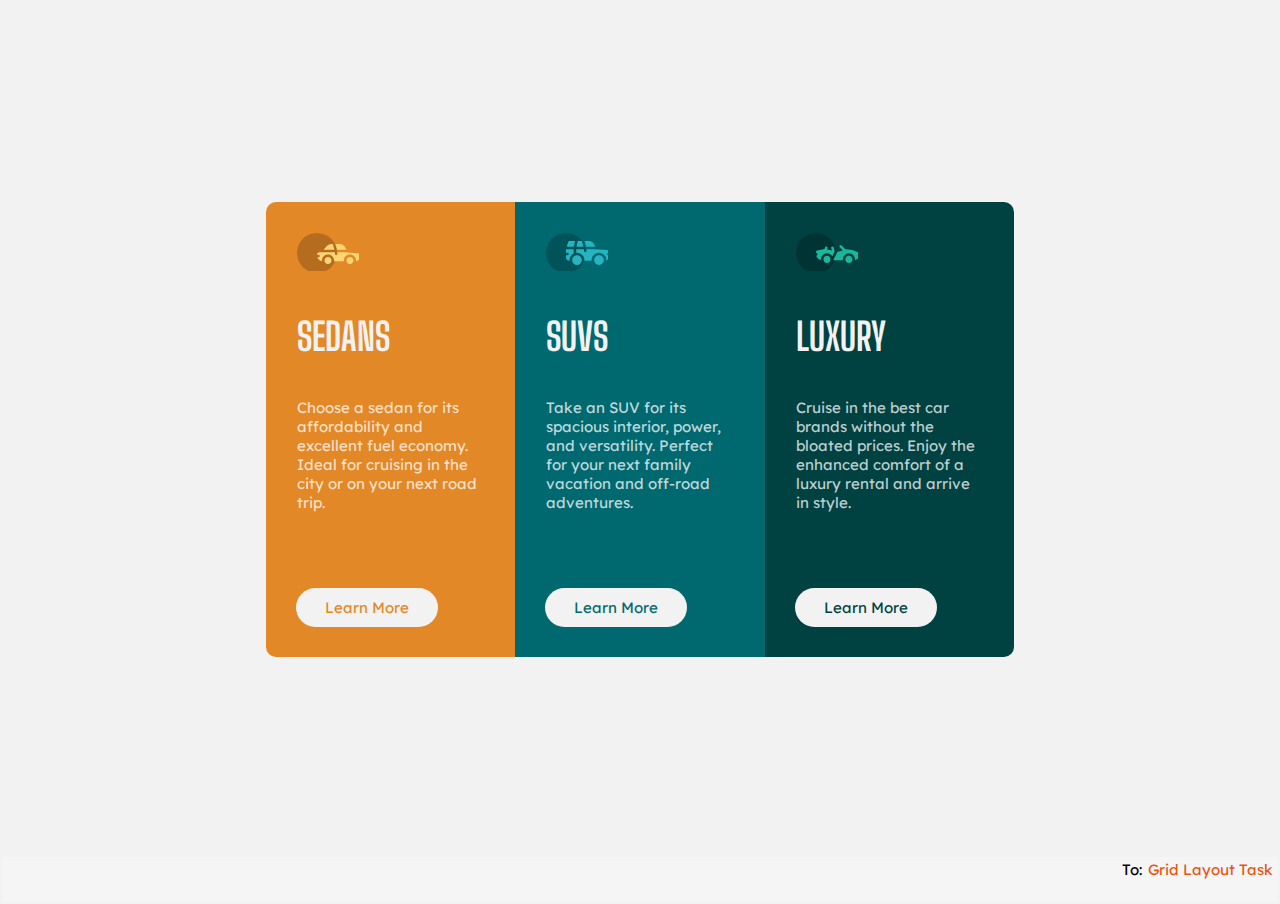
<file: index.html>
<!DOCTYPE html>
<html lang="en">
  <head>
    <meta charset="UTF-8" />
    <meta http-equiv="X-UA-Compatible" content="IE=edge" />
    <meta name="viewport" content="width=device-width, initial-scale=1.0" />
    <title>Flexbox Task</title>
    <link rel="stylesheet" href="style.css" />
  </head>

  <body class="flex_body">
    <main class="flex_main">
      <div class="content">
        <div class="first">
        
          <svg width="64" height="40" xmlns="http://www.w3.org/2000/svg">
            <g fill="none" fill-rule="evenodd">
              <circle fill="#000" opacity=".201" cx="20" cy="20" r="20" />
              <path
                d="M52.936 24.11c1.942 0 3.517 1.542 3.517 3.445 0 1.903-1.575 3.445-3.517 3.445s-3.516-1.542-3.516-3.445c0-1.903 1.574-3.445 3.516-3.445zm-21.957 0c1.942 0 3.517 1.542 3.517 3.445 0 1.903-1.575 3.445-3.517 3.445s-3.516-1.542-3.516-3.445c0-1.903 1.574-3.445 3.516-3.445zm6.948-4.848v1.429c0 .716.61 1.293 1.348 1.259a1.295 1.295 0 001.225-1.295v-1.393h8.256l13.483 1.313c.956.093 1.676.881 1.676 1.814 0 2.89-2.126 5.303-4.926 5.819.397-3.557-2.458-6.62-6.053-6.62-3.646 0-6.504 3.14-6.039 6.723h-9.879c.466-3.588-2.397-6.722-6.039-6.722-3.595 0-6.45 3.062-6.052 6.62-2.14-.398-3.916-1.912-4.61-3.931h1.142c.731 0 1.32-.598 1.285-1.322-.033-.678-.629-1.2-1.322-1.2H20v-.251c0-1.274 1.066-2.243 2.306-2.243h15.62zM42.59 11c2.645 0 4.99 1.556 5.972 3.963l.726 1.779H40.17L38.413 11h4.178zm-6.865 0l1.758 5.741H26.505l3.357-3.654A6.502 6.502 0 0134.644 11h1.082z"
                fill="#FFD473"
                fill-rule="nonzero"
              />
            </g>
          </svg>
          <h2>SEDANS</h2>
          <p>
            Choose a sedan for its affordability and excellent fuel economy.
            Ideal for cruising in the city or on your next road trip.
          </p>
          <button>Learn More</button>
        </div>
        <div class="second">
          
          <svg width="64" height="40" xmlns="http://www.w3.org/2000/svg">
            <g fill="none" fill-rule="evenodd">
              <circle fill="#000" opacity=".201" cx="20" cy="20" r="20" />
              <path
                d="M31.002 22.358c2.917 0 5.18 2.593 4.762 5.506a4.828 4.828 0 01-2.962 3.778 4.797 4.797 0 01-5.3-1.165c-1.188-1.26-1.235-2.613-1.263-2.613-.42-2.924 1.857-5.506 4.763-5.506zm22 0c3.457 0 5.798 3.567 4.41 6.744A4.816 4.816 0 0152.3 31.94a4.826 4.826 0 01-4.06-4.077c-.42-2.915 1.846-5.506 4.762-5.506zm-15.04-6.083v1.462a1.29 1.29 0 001.352 1.29c.693-.033 1.227-.631 1.227-1.326v-1.426h8.3l13.056.716a1.29 1.29 0 011.164.917c.27.895.446 1.477.563 1.87h-1.047c-.694 0-1.291.534-1.324 1.228a1.29 1.29 0 001.288 1.352h1.445c-.164 2.225-1.57 4.193-3.6 5.05.13-4.212-3.255-7.63-7.384-7.63-4.317 0-7.762 3.718-7.358 8.086h-7.285c.43-4.655-3.503-8.531-8.131-8.046v-3.543h7.734zm-10.312 0v4.308a7.4 7.4 0 00-4.006 7.274 3.874 3.874 0 01-3.642-3.864v-1.635h1.46a1.29 1.29 0 000-2.58h-1.461v-3.213l.003-.29h7.646zm14.986-8.196c2.65 0 5 1.592 5.984 4.055l.63 1.579a5.525 5.525 0 01-.065-.004l-.026-.002-.034-.002-.022-.002a4.178 4.178 0 00-.224-.006l-.098-.001h-.039l-.136-.001h-.052l-.326-.001H40.211L38.528 8.08zm-13.632 0l-1.122 5.616h-7.144l1.47-4.71a1.29 1.29 0 011.231-.906h5.565zm6.832 0l1.683 5.615h-7.007l1.121-5.615h4.203z"
                fill="#26B5C0"
                fill-rule="nonzero"
              />
            </g>
          </svg>

          <h2>SUVS</h2>
          <p>
            Take an SUV for its spacious interior, power, and versatility.
            Perfect for your next family vacation and off-road adventures.
          </p>
          <button>Learn More</button>
        </div>
        <div class="third">
        
          <svg width="64" height="40" xmlns="http://www.w3.org/2000/svg">
            <g fill="none" fill-rule="evenodd">
              <circle fill="#000" opacity=".201" cx="20" cy="20" r="20" />
              <path
                d="M30.98 22.835c1.941 0 3.516 1.604 3.516 3.583 0 1.978-1.575 3.582-3.517 3.582s-3.516-1.604-3.516-3.582c0-1.979 1.574-3.583 3.516-3.583zm21.956 0c1.942 0 3.517 1.604 3.517 3.583 0 1.978-1.575 3.582-3.517 3.582s-3.516-1.604-3.516-3.582c0-1.979 1.574-3.583 3.516-3.583zm-9.143-10.45a1.27 1.27 0 011.819 0l3.715 3.784c4.444-.115 9.7 1.142 13.964 3.753.387.237.624.664.624 1.124 0 3.006-2.126 5.514-4.926 6.05.397-3.698-2.458-6.882-6.053-6.882-3.646 0-6.504 3.264-6.039 6.99h-9.669c.76-1.544.993-2.026 1.337-2.711l.082-.162c.421-.835 1.056-2.07 2.883-5.65 1.68-.023 3.47-.408 5.247-1.403l-2.984-3.04a1.328 1.328 0 010-1.854zm-7.68 1.064c.683-.2 1.395.202 1.592.898l.749 2.652a3.46 3.46 0 01-.247 2.51l-1.733 3.395-.216.424c-1.07-1.89-3.06-3.114-5.279-3.114-3.595 0-6.45 3.184-6.052 6.885-1.832-.347-3.414-1.537-4.278-3.276a1.331 1.331 0 01.117-1.376l.955-1.303-1.325-1.295c-.751-.735-.376-2.024.64-2.231l6.614-1.346.13-.026c.092-.019.145-.03.157-.031.314-.146 1.07-.591 1.07-1.506 0-.734.592-1.327 1.316-1.31.712.016 1.268.662 1.256 1.388a4.11 4.11 0 01-.348 1.611 22.69 22.69 0 014.7 1.146l-.7-2.473a1.314 1.314 0 01.882-1.622z"
                fill="#19B89D"
                fill-rule="nonzero"
              />
            </g>
          </svg>

          <h2>LUXURY</h2>
          <p>
            Cruise in the best car brands without the bloated prices. Enjoy the
            enhanced comfort of a luxury rental and arrive in style.
          </p>
          <button>Learn More</button>
        </div>
      </div>
    </main>
    <footer>
      <div class="grid">
        <p>
          To: <span><a href="grid.html">Grid Layout Task</a></span>
        </p>
      </div>
    </footer>
  </body>
</html>
</file>
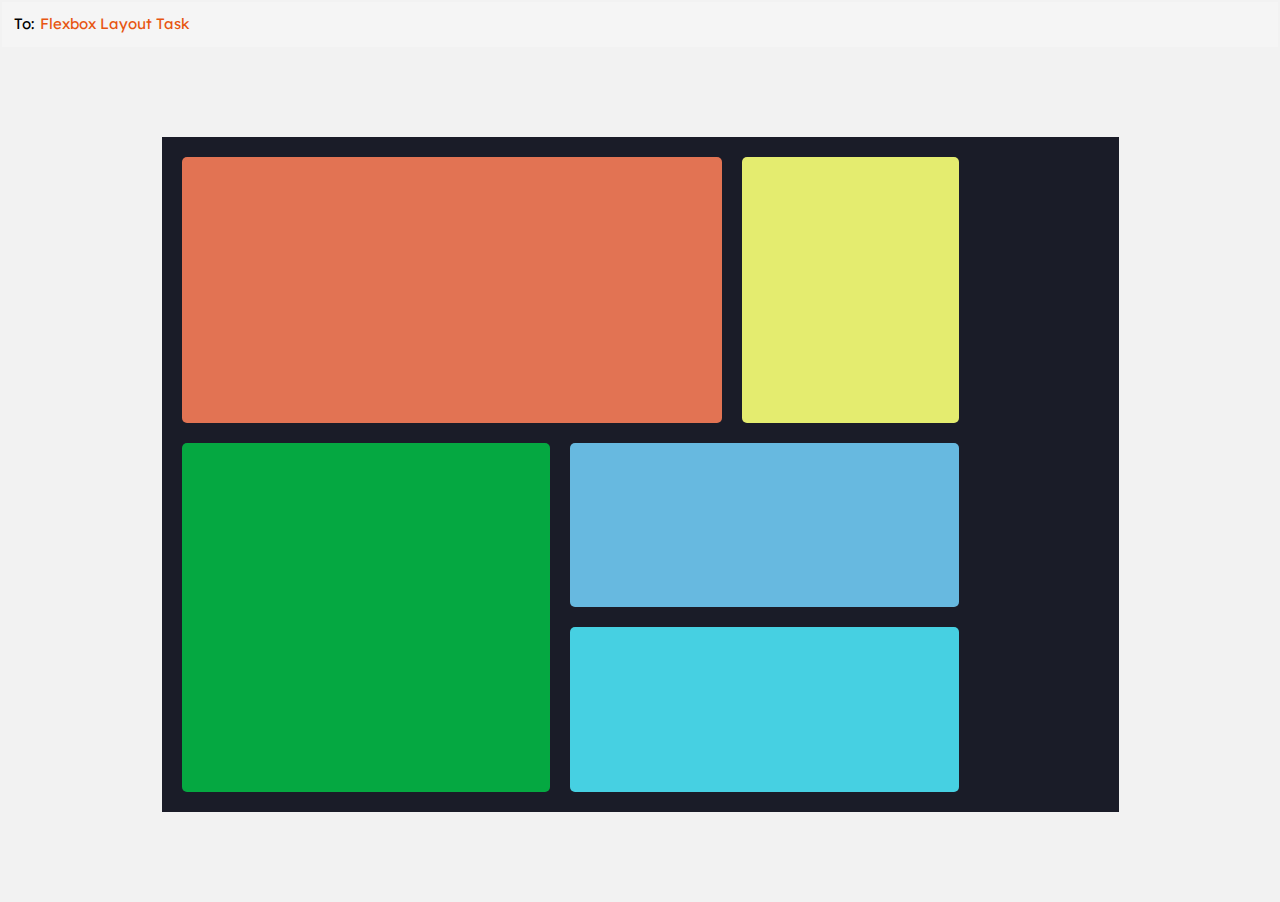
<file: grid.html>
<!DOCTYPE html>
<html lang="en">

<head>
    <meta charset="UTF-8">
    <meta http-equiv="X-UA-Compatible" content="IE=edge">
    <meta name="viewport" content="width=device-width, initial-scale=1.0">
    <title>Gridbox Practice</title>
    <link rel="stylesheet" href="style.css ">
</head>

<body class="grid_body">
    <header>
        <div class="flex">
            <p>To: <span><a href="index.html">Flexbox Layout Task</a></span> </p>
        </div>
    </header>
    <main class="grid_main">
        <div class="a_grid"></div>
        <div class="b_grid"></div>
        <div class="c_grid"></div>
        <div class="d_grid"></div>
        <div class="e_grid"></div>

    </main>
</body>

</html>
</file>
<file: style.css>
@import url("https://fonts.googleapis.com/css2?family=Lexend+Deca&display=swap");
@import url('https://fonts.googleapis.com/css2?family=Big+Shoulders+Display:wght@700&display=swap');

* {
  padding: 1px;
  margin: 0;
  box-sizing: border-box;
  font-family: "Lexend Deca", sans-serif;
}

.flex_body {
  background-color: hsl(0, 0%, 95%);
}

.flex_main {
  width: 50%;
  margin: auto;
  display: flex;
  justify-content: center;
  align-items: center;
  height: 95vh;
  flex-direction: column;
}

.content {
  border-radius: 5px;
  /* background-color: aqua; */
  width: 50em;
  font-size: 15px;
  display: flex;
  font-weight: 400;
}

.first {
  background-color: hsl(31, 77%, 52%);
  color: hsla(0, 0%, 100%, 0.75);
  width: 33.33%;
  padding: 2em;
  border-radius: 10px 0 0 10px;
}

.second {
  background-color: hsl(184, 100%, 22%);
  color: hsla(0, 0%, 100%, 0.75);
  width: 33.33%;
  padding: 2em;
}

.third {
  background-color: hsl(179, 100%, 13%);
  color: hsla(0, 0%, 100%, 0.75);
  width: 33.33%;
  padding: 2em;
  border-radius: 0 10px 10px 0;
}

h2 {
  padding-top: 1em;
  padding-bottom: 1em;
  font-size: 38px;
  color: hsl(0, 0%, 95%);
  font-family: 'Big Shoulders Display', cursive;
}

button {
  border-radius: 20px;
  border: none;
  text-align: center;
  padding: 10px;
  margin-top: 5em;
  width: 75%;
  font-size: 15px;
  font-weight: 400;
  background-color: #f2f2f2;
  cursor: pointer;
  transition: 0.5ms;
}

button:hover {
  background-color: rgba(95, 158, 160, 0);
  border: 2px solid white;
}

.first button {
  color: hsl(31, 77%, 52%);
}

.first button:hover {
  color: #f2f2f2;
}

.second button {
  color: hsl(184, 100%, 22%);
}

.second button:hover {
  color: #f2f2f2;
}

.third button {
  color: hsl(179, 100%, 13%);
}

.third button:hover {
  color: #f2f2f2;
}
footer {
  position: relative;
  width: 100%;
  height: 5vh;
  background-color: whitesmoke;
  /* padding: 10px; */
  text-align: end;
}
.grid p {
  font-size: 15px;
}
.grid a {
  text-decoration: none;
  color: rgb(231, 85, 17);
  transition: 1ms;
}
a:hover {
  text-decoration: underline;
}
/* ---------------Grid layout task-------------------- */
header {
  display: flex;
  position: relative;
  width: 100%;
  height: 5vh;
  background-color: whitesmoke;
  padding: 10px;
  text-align: start;
}
.flex p {
  font-size: 15px;
}
.flex a {
  text-decoration: none;
  color: rgb(231, 85, 17);
  transition: 1ms;
}
a:hover {
  text-decoration: underline;
}
.grid_body {
  background-color: hsl(0, 0%, 95%);
  display: block;
  place-items: center;
  height: 100vh;
}

.grid_main {
  display: grid;
  height: 75vh;
  margin: auto;
  width: 75%;
  grid-template-areas:
    "a a a c "
    "a a a c "
    "d d b b "
    "d d e e ";
  gap: 20px;
  background-color: hsl(231, 21%, 13%);
  padding: 20px;
  padding-right: 10em; 
  margin-top: 10vh;
}

.grid_main div {
  padding: 2em;
  text-align: center;
  border-radius: 5px;
}

.a_grid {
  background-color: hsla(14, 80%, 63%, 0.952);
  grid-area: a;
}

.b_grid {
  background-color: hsl(199, 66%, 64%);
  grid-area: b;
}

.c_grid {
  background-color: hsl(64, 77%, 68%);
  grid-area: c;
}

.d_grid {
  background-color: hsl(142, 94%, 34%);
  grid-area: d;
}

.e_grid {
  background-color: hsl(187, 73%, 58%);
  color: aliceblue;
  grid-area: e;
}
</file>
